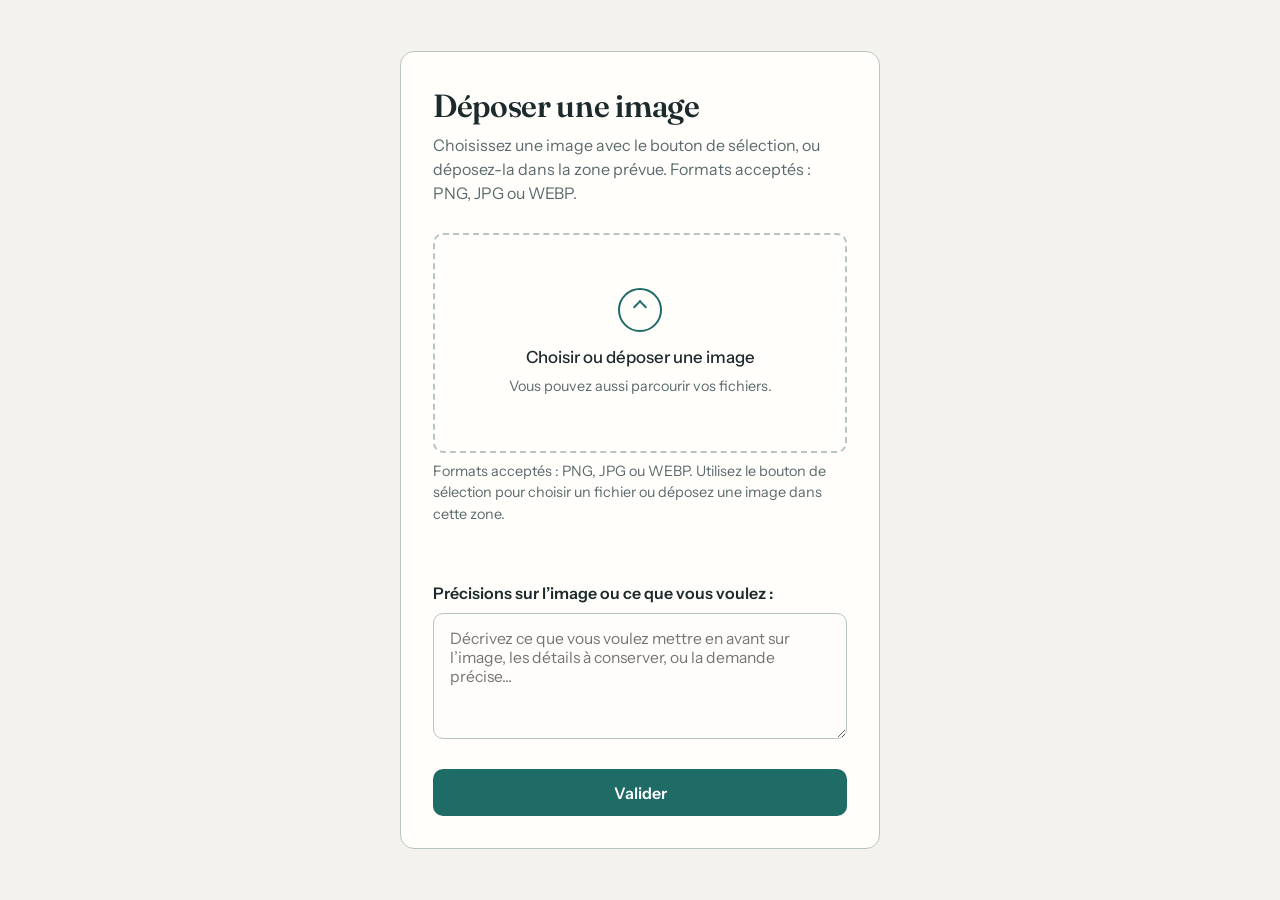
<file: index.html>
<!doctype html>
<html lang="fr">
    <head>
        <meta charset="UTF-8" />
        <meta name="viewport" content="width=device-width, initial-scale=1.0" />
        <title>Dépôt d'image</title>

        <link rel="preconnect" href="https://fonts.googleapis.com" />
        <link rel="preconnect" href="https://fonts.gstatic.com" crossorigin />
        <link href="https://fonts.googleapis.com/css2?family=Fraunces:opsz,wght@9..144,600&family=Instrument+Sans:wght@400;500;600&display=swap" rel="stylesheet" />

        <link rel="stylesheet" href="style.css" />
    </head>
    <body>
        <main class="page-depot">
            <section class="carte-depot">
                <header class="carte-depot__entete">
                    <h1 class="carte-depot__titre">Déposer une image</h1>
                    <p class="carte-depot__sous-titre">Choisissez une image avec le bouton de sélection, ou déposez-la dans la zone prévue. Formats acceptés : PNG, JPG ou WEBP.</p>
                </header>

                <form id="formulaire-depot" novalidate>
                    <label id="zone-depot" class="zone-depot" for="champ-fichier-image">
                        <span class="zone-depot__contenu zone-depot__contenu--defaut">
                            <span class="zone-depot__pictogramme" aria-hidden="true"></span>
                            <span class="zone-depot__libelle">Choisir ou déposer une image</span>
                            <span class="zone-depot__aide">Vous pouvez aussi parcourir vos fichiers.</span>
                        </span>

                        <div id="apercu-image" class="apercu-image" hidden></div>

                        <input id="champ-fichier-image" class="zone-depot__champ-fichier" type="file" accept="image/png, image/jpeg, image/webp" aria-label="Choisir une image" aria-describedby="aide-depot" />
                    </label>
                    <p id="aide-depot" class="zone-depot__instructions">Formats acceptés : PNG, JPG ou WEBP. Utilisez le bouton de sélection pour choisir un fichier ou déposez une image dans cette zone.</p>
                    <p id="etat-depot" class="message-etat" role="status" aria-live="polite" aria-atomic="true"></p>

                    <div class="zone-precision">
                        <label class="zone-precision__label" for="champ-precision">Précisions sur l’image ou ce que vous voulez :</label>
                        <textarea id="champ-precision" class="zone-precision__champ-texte" name="description" rows="5" placeholder="Décrivez ce que vous voulez mettre en avant sur l’image, les détails à conserver, ou la demande précise..."></textarea>
                    </div>

                    <div class="carte-depot__pied">
                        <button id="bouton-valider" class="bouton-valider" type="submit">Valider</button>
                    </div>
                </form>
            </section>
        </main>

        <script>
            const inputFichier = document.getElementById("champ-fichier-image");
            const zoneDepot = document.getElementById("zone-depot");
            const apercuImage = document.getElementById("apercu-image");
            const formulaireDepot = document.getElementById("formulaire-depot");
            const etatDepot = document.getElementById("etat-depot");
            const typesAcceptes = ["image/png", "image/jpeg", "image/webp"];
            const extensionsAcceptees = [".png", ".jpg", ".jpeg", ".webp"];
            let urlApercu = null;

            function effacerApercu() {
                if (urlApercu) {
                    URL.revokeObjectURL(urlApercu);
                    urlApercu = null;
                }

                apercuImage.replaceChildren();
                apercuImage.hidden = true;
                zoneDepot.classList.remove("zone-depot--selectionnee");
            }

            function afficherFichier(fichier) {
                if (!fichier) {
                    return;
                }

                const extension = fichier.name.slice(fichier.name.lastIndexOf(".")).toLowerCase();
                const formatAccepte = typesAcceptes.includes(fichier.type)
                    || (!fichier.type && extensionsAcceptees.includes(extension));

                if (!formatAccepte) {
                    inputFichier.value = "";
                    effacerApercu();
                    etatDepot.textContent = "Format non accepté. Choisissez une image PNG, JPG ou WEBP.";
                    inputFichier.focus();
                    return;
                }

                effacerApercu();
                urlApercu = URL.createObjectURL(fichier);
                const image = document.createElement("img");
                image.src = urlApercu;
                image.alt = `Aperçu de l’image sélectionnée : ${fichier.name}`;
                apercuImage.append(image);
                apercuImage.hidden = false;
                zoneDepot.classList.add("zone-depot--selectionnee");
                etatDepot.textContent = `Image sélectionnée : ${fichier.name}.`;
            }

            inputFichier.addEventListener("change", () => {
                afficherFichier(inputFichier.files[0]);
            });

            ["dragenter", "dragover"].forEach((typeEvenement) => {
                zoneDepot.addEventListener(typeEvenement, (event) => {
                    event.preventDefault();
                    event.dataTransfer.dropEffect = "copy";
                    zoneDepot.classList.add("zone-depot--survol");
                });
            });

            ["dragleave", "drop"].forEach((typeEvenement) => {
                zoneDepot.addEventListener(typeEvenement, (event) => {
                    event.preventDefault();
                    zoneDepot.classList.remove("zone-depot--survol");
                });
            });

            zoneDepot.addEventListener("drop", (event) => {
                const fichier = event.dataTransfer.files[0];

                if (!fichier) {
                    return;
                }

                const transfert = new DataTransfer();
                transfert.items.add(fichier);
                inputFichier.files = transfert.files;
                afficherFichier(fichier);
            });

            formulaireDepot.addEventListener("submit", (event) => {
                event.preventDefault();

                if (!inputFichier.files.length) {
                    etatDepot.textContent = "Choisissez une image avant de valider.";
                    inputFichier.focus();
                    return;
                }
            });

        </script>
    </body>
</html>
</file>
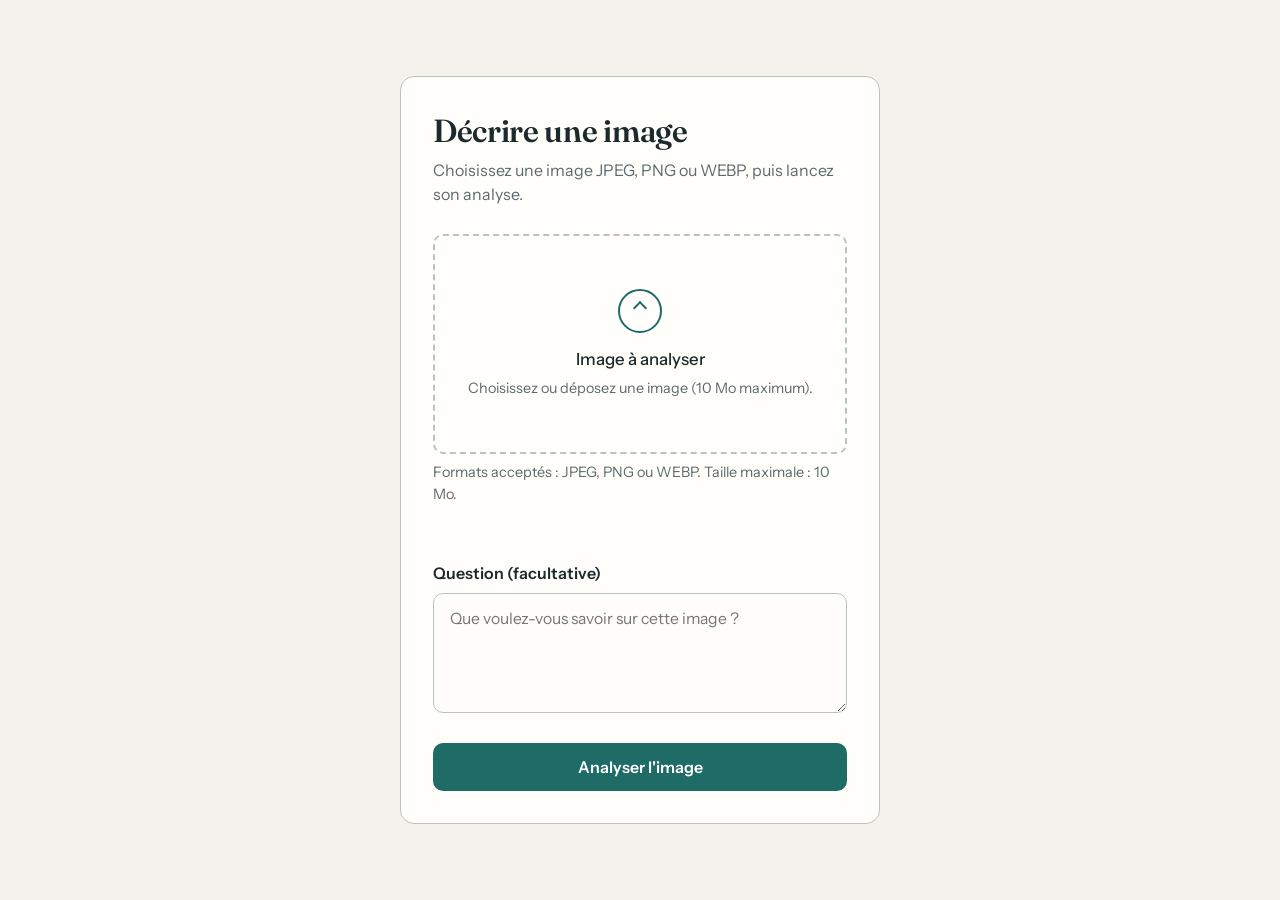
<file: src/main/resources/static/index.html>
<!doctype html>
<html lang="fr">
    <head>
        <meta charset="UTF-8" />
        <meta name="viewport" content="width=device-width, initial-scale=1.0" />
        <title>Décrire une image</title>
        <link rel="preconnect" href="https://fonts.googleapis.com" />
        <link rel="preconnect" href="https://fonts.gstatic.com" crossorigin />
        <link href="https://fonts.googleapis.com/css2?family=Fraunces:opsz,wght@9..144,600&family=Instrument+Sans:wght@400;500;600&display=swap" rel="stylesheet" />

        <link rel="stylesheet" href="style.css" />
    </head>
    <body>
        <main class="page-depot">
            <section class="carte-depot" aria-labelledby="titre-page">
                <header class="carte-depot__entete">
                    <h1 id="titre-page" class="carte-depot__titre">Décrire une image</h1>
                    <p class="carte-depot__sous-titre">Choisissez une image JPEG, PNG ou WEBP, puis lancez son analyse.</p>
                </header>

                <form id="formulaire-depot" enctype="multipart/form-data">
                    <label id="zone-depot" class="zone-depot" for="champ-fichier-image">
                        <span class="zone-depot__contenu zone-depot__contenu--defaut">
                            <span class="zone-depot__pictogramme" aria-hidden="true"></span>
                            <span class="zone-depot__libelle">Image à analyser</span>
                            <span class="zone-depot__aide">Choisissez ou déposez une image (10 Mo maximum).</span>
                        </span>

                        <div id="apercu-image" class="apercu-image" hidden></div>
                        <input id="champ-fichier-image" class="zone-depot__champ-fichier" type="file"
                               name="image" accept="image/jpeg, image/png, image/webp"
                               aria-describedby="aide-depot" aria-required="true" />
                    </label>
                    <p id="aide-depot" class="zone-depot__instructions">Formats acceptés : JPEG, PNG ou WEBP. Taille maximale : 10 Mo.</p>
                    <p id="etat-depot" class="message-etat" role="status" aria-live="polite" aria-atomic="true"></p>

                    <div class="zone-precision">
                        <label class="zone-precision__label" for="champ-question">Question (facultative)</label>
                        <textarea id="champ-question" class="zone-precision__champ-texte" name="question"
                                  rows="4" placeholder="Que voulez-vous savoir sur cette image ?"></textarea>
                    </div>

                    <div class="carte-depot__pied">
                        <button id="bouton-analyse" class="bouton-valider" type="submit">Analyser l'image</button>
                    </div>
                </form>

                <section id="zone-resultat" class="zone-resultat" aria-labelledby="titre-resultat" hidden>
                    <h2 id="titre-resultat" class="zone-resultat__titre" tabindex="-1">Description de l'image</h2>
                    <p id="description-image" class="zone-resultat__description" aria-live="polite" aria-atomic="true"></p>
                    <p id="erreur-analyse" class="message-erreur" role="status" aria-live="polite" aria-atomic="true" tabindex="-1"></p>
                    <div class="actions-resultat" aria-label="Actions sur la description">
                        <button id="bouton-relire" class="bouton-secondaire" type="button" disabled>Relire</button>
                        <button id="bouton-arreter" class="bouton-secondaire" type="button" disabled>Arrêter</button>
                        <button id="bouton-nouvelle-image" class="bouton-secondaire" type="button">Nouvelle image</button>
                    </div>
                </section>
            </section>
        </main>

        <script>
            const formulaire = document.getElementById("formulaire-depot");
            const inputFichier = document.getElementById("champ-fichier-image");
            const champQuestion = document.getElementById("champ-question");
            const zoneDepot = document.getElementById("zone-depot");
            const apercuImage = document.getElementById("apercu-image");
            const etatDepot = document.getElementById("etat-depot");
            const boutonAnalyse = document.getElementById("bouton-analyse");
            const zoneResultat = document.getElementById("zone-resultat");
            const titreResultat = document.getElementById("titre-resultat");
            const descriptionImage = document.getElementById("description-image");
            const erreurAnalyse = document.getElementById("erreur-analyse");
            const boutonRelire = document.getElementById("bouton-relire");
            const boutonArreter = document.getElementById("bouton-arreter");
            const boutonNouvelleImage = document.getElementById("bouton-nouvelle-image");
            const typesAcceptes = ["image/jpeg", "image/png", "image/webp"];

            let urlApercu = null;

            function effacerApercu() {
                if (urlApercu) {
                    URL.revokeObjectURL(urlApercu);
                    urlApercu = null;
                }

                apercuImage.replaceChildren();
                apercuImage.hidden = true;
                zoneDepot.classList.remove("zone-depot--selectionnee");
            }

            function afficherFichier(fichier) {
                if (!fichier) return;
                if (!typesAcceptes.includes(fichier.type)) {
                    inputFichier.value = "";
                    effacerApercu();
                    etatDepot.textContent = "Format non accepté. Choisissez une image JPEG, PNG ou WEBP.";
                    inputFichier.focus();
                    return;
                }


                if (fichier.size > 10 * 1024 * 1024) {
                    inputFichier.value = "";
                    effacerApercu();
                    etatDepot.textContent = "L'image ne doit pas dépasser 10 Mo.";
                    inputFichier.focus();
                    return;
                }

                effacerApercu();
                urlApercu = URL.createObjectURL(fichier);
                const image = document.createElement("img");
                image.src = urlApercu;
                image.alt = `Aperçu de l’image sélectionnée : ${fichier.name}`;
                apercuImage.append(image);
                apercuImage.hidden = false;
                zoneDepot.classList.add("zone-depot--selectionnee");
                etatDepot.textContent = `Image sélectionnée : ${fichier.name}.`;
            }

            inputFichier.addEventListener("change", () => afficherFichier(inputFichier.files[0]));

            ["dragenter", "dragover"].forEach((typeEvenement) => {
                zoneDepot.addEventListener(typeEvenement, (event) => {
                    event.preventDefault();
                    event.dataTransfer.dropEffect = "copy";
                    zoneDepot.classList.add("zone-depot--survol");
                });
            });

            ["dragleave", "drop"].forEach((typeEvenement) => {
                zoneDepot.addEventListener(typeEvenement, (event) => {
                    event.preventDefault();
                    zoneDepot.classList.remove("zone-depot--survol");
                });
            });

            zoneDepot.addEventListener("drop", (event) => {
                if (formulaire.getAttribute("aria-busy") === "true") return;
                const fichier = event.dataTransfer.files[0];
                if (!fichier) return;
                const transfert = new DataTransfer();
                transfert.items.add(fichier);
                inputFichier.files = transfert.files;
                afficherFichier(fichier);
            });

            formulaire.addEventListener("submit", async (event) => {
                event.preventDefault();
                erreurAnalyse.textContent = "";
                descriptionImage.textContent = "";
                if (!inputFichier.files.length) {
                    etatDepot.textContent = "Choisissez une image avant de lancer l'analyse.";
                    inputFichier.focus();
                    return;
                }
                if (!typesAcceptes.includes(inputFichier.files[0].type)) {
                    etatDepot.textContent = "Format non accepté. Choisissez une image JPEG, PNG ou WEBP.";
                    inputFichier.focus();
                    return;
                }

                const donnees = new FormData(formulaire);
                boutonAnalyse.disabled = true;
                inputFichier.disabled = true;
                champQuestion.disabled = true;
                boutonRelire.disabled = true;
                boutonArreter.disabled = true;
                boutonNouvelleImage.disabled = true;
                formulaire.setAttribute("aria-busy", "true");
                etatDepot.textContent = "Analyse de l'image en cours…";
                zoneResultat.hidden = false;
                try {
                    let reponse;
                    try {
                        reponse = await fetch("/api/description", {
                            method: "POST",
                            body: donnees
                        });
                    } catch {
                        throw new Error("Impossible de contacter le service. Veuillez réessayer.");
                    }
                    let resultat;
                    try {
                        resultat = await reponse.json();
                    } catch {
                        throw new Error("Le service a renvoyé une réponse illisible. Veuillez réessayer.");
                    }
                    if (!reponse.ok) {
                        throw new Error(resultat.erreur || "L'analyse a échoué. Veuillez réessayer.");
                    }
                    descriptionImage.textContent = resultat.description;
                    boutonRelire.disabled = false;
                    boutonArreter.disabled = false;
                    etatDepot.textContent = "Analyse terminée.";
                    titreResultat.focus();
                    relireDescription();
                } catch (erreur) {
                    erreurAnalyse.textContent = erreur instanceof Error && erreur.name === "Error"
                        ? erreur.message
                        : "Une erreur inattendue est survenue. Veuillez réessayer.";
                    etatDepot.textContent = "";
                    erreurAnalyse.focus?.();
                } finally {
                    boutonAnalyse.disabled = false;
                    inputFichier.disabled = false;
                    champQuestion.disabled = false;
                    boutonNouvelleImage.disabled = false;
                    formulaire.removeAttribute("aria-busy");
                }
            });

            function relireDescription() {
                if (!("speechSynthesis" in window) || !descriptionImage.textContent) {
                    erreurAnalyse.textContent = "La synthèse vocale n'est pas disponible dans ce navigateur.";
                    return;
                }
                window.speechSynthesis.cancel();
                const utterance = new SpeechSynthesisUtterance(descriptionImage.textContent);
                utterance.lang = "fr-FR";
                const voixFrancaise = window.speechSynthesis.getVoices()
                    .find((voix) => voix.lang.toLowerCase() === "fr-fr");
                if (voixFrancaise) utterance.voice = voixFrancaise;
                window.speechSynthesis.speak(utterance);
            }

            boutonRelire.addEventListener("click", relireDescription);
            boutonArreter.addEventListener("click", () => {
                if ("speechSynthesis" in window) window.speechSynthesis.cancel();
            });
            boutonNouvelleImage.addEventListener("click", () => {
                if ("speechSynthesis" in window) window.speechSynthesis.cancel();
                formulaire.reset();
                effacerApercu();
                descriptionImage.textContent = "";
                erreurAnalyse.textContent = "";
                boutonRelire.disabled = true;
                boutonArreter.disabled = true;
                zoneResultat.hidden = true;
                etatDepot.textContent = "Choisissez une nouvelle image.";
                inputFichier.focus();
            });

        </script>
    </body>
</html>
</file>
<file: style.css>
/* ==========================================================================
   Palette et variables
   ========================================================================== */

:root {
    --couleur-fond-page: #f4f2ec;
    --couleur-fond-carte: #fffefb;
    --couleur-encre: #1d2a2c;
    --couleur-encre-douce: #5b6a6c;
    --couleur-accent: #1f6b66;
    --couleur-accent-survol: #17534f;
    --couleur-bordure: #b8c4c1;
    --couleur-zone-survol: #e6f0ee;

    --police-titre: "Fraunces", Georgia, "Times New Roman", serif;
    --police-texte: "Instrument Sans", system-ui, -apple-system, "Segoe UI", sans-serif;

    --rayon-carte: 14px;
    --rayon-zone: 10px;
}

/* ==========================================================================
   Base
   ========================================================================== */

*,
*::before,
*::after {
    box-sizing: border-box;
}

body {
    margin: 0;
    min-height: 100vh;
    background-color: var(--couleur-fond-page);
    color: var(--couleur-encre);
    font-family: var(--police-texte);
    font-size: 1rem;
    line-height: 1.5;
}

/* ==========================================================================
   Page
   ========================================================================== */

.page-depot {
    display: flex;
    align-items: center;
    justify-content: center;
    min-height: 100vh;
    padding: 2rem 1rem;
}

/* ==========================================================================
   Carte
   ========================================================================== */

.carte-depot {
    width: 100%;
    max-width: 480px;
    padding: 2.25rem 2rem 2rem;
    background-color: var(--couleur-fond-carte);
    border: 1px solid var(--couleur-bordure);
    border-radius: var(--rayon-carte);
}

.carte-depot__entete {
    margin-bottom: 1.75rem;
}

.carte-depot__titre {
    margin: 0 0 0.5rem;
    font-family: var(--police-titre);
    font-weight: 600;
    font-variation-settings: "opsz" 72;
    font-size: 2rem;
    line-height: 1.15;
    letter-spacing: -0.01em;
}

.carte-depot__sous-titre {
    margin: 0;
    color: var(--couleur-encre-douce);
}

.carte-depot__pied {
    margin-top: 1.5rem;
}

.zone-precision {
    margin-top: 1.25rem;
}

.zone-precision__label {
    display: block;
    margin-bottom: 0.5rem;
    font-weight: 600;
    color: var(--couleur-encre);
}

.zone-precision__champ-texte {
    width: 100%;
    min-height: 120px;
    padding: 0.9rem 1rem;
    border: 1px solid var(--couleur-bordure);
    border-radius: var(--rayon-zone);
    background-color: #fffdfb;
    color: var(--couleur-encre);
    font-family: var(--police-texte);
    font-size: 0.98rem;
    resize: vertical;
    transition:
        border-color 0.2s ease,
        box-shadow 0.2s ease;
}

.zone-precision__champ-texte:focus {
    border-color: var(--couleur-accent);
    box-shadow: 0 0 0 3px rgba(31, 107, 102, 0.12);
    outline: none;
}

/* ==========================================================================
   Zone de dépôt
   ========================================================================== */

.zone-depot {
    position: relative;
    display: flex;
    align-items: center;
    justify-content: center;
    min-height: 220px;
    padding: 2rem 1.25rem;
    text-align: center;
    cursor: pointer;
    border: 2px dashed var(--couleur-bordure);
    border-radius: var(--rayon-zone);
    transition:
        background-color 0.2s ease,
        border-color 0.2s ease;
}

.zone-depot:hover,
.zone-depot:focus-within,
.zone-depot--survol {
    border-color: var(--couleur-accent);
    background-color: var(--couleur-zone-survol);
}

.zone-depot:focus-within {
    outline: 3px solid var(--couleur-accent);
    outline-offset: 3px;
}

.zone-depot__instructions {
    margin: 0.5rem 0 0;
    color: var(--couleur-encre-douce);
    font-size: 0.9rem;
}

.message-etat {
    min-height: 1.5em;
    margin: 0.75rem 0 0;
    color: var(--couleur-encre);
}

.zone-depot__contenu {
    display: flex;
    flex-direction: column;
    align-items: center;
    justify-content: center;
    gap: 0.35rem;
}

.zone-depot--selectionnee .zone-depot__contenu--defaut {
    display: none;
}

/* Pictogramme dessiné en CSS (flèche vers le haut dans un cadre) */
.zone-depot__pictogramme {
    display: block;
    width: 44px;
    height: 44px;
    margin-bottom: 0.5rem;
    border: 2px solid var(--couleur-accent);
    border-radius: 50%;
    position: relative;
}

.zone-depot__pictogramme::before {
    content: "";
    position: absolute;
    top: 12px;
    left: 50%;
    width: 10px;
    height: 10px;
    border-top: 2px solid var(--couleur-accent);
    border-left: 2px solid var(--couleur-accent);
    transform: translateX(-50%) rotate(45deg);
}

.zone-depot__libelle {
    font-weight: 500;
    font-size: 1.05rem;
}

.zone-depot__aide {
    font-size: 0.9rem;
    color: var(--couleur-encre-douce);
}

/* Champ réel, masqué visuellement mais toujours accessible au clavier via le label */
.zone-depot__champ-fichier {
    position: absolute;
    width: 1px;
    height: 1px;
    margin: -1px;
    padding: 0;
    overflow: hidden;
    clip: rect(0, 0, 0, 0);
    border: 0;
    white-space: nowrap;
}

/* ==========================================================================
   Aperçu de l'image
   ========================================================================== */

.apercu-image {
    display: none;
    width: 100%;
    min-height: 180px;
}

.zone-depot--selectionnee .apercu-image {
    display: flex;
    align-items: center;
    justify-content: center;
}

.apercu-image img {
    display: block;
    max-width: 100%;
    max-height: 260px;
    width: auto;
    height: auto;
    border-radius: var(--rayon-zone);
    object-fit: contain;
}

/* ==========================================================================
   Bouton Valider
   ========================================================================== */

.bouton-valider {
    display: block;
    width: 100%;
    padding: 0.85rem 1rem;
    font-family: var(--police-texte);
    font-size: 1rem;
    font-weight: 600;
    color: #ffffff;
    background-color: var(--couleur-accent);
    border: none;
    border-radius: var(--rayon-zone);
    cursor: pointer;
    transition: background-color 0.2s ease;
}

.bouton-valider:hover {
    background-color: var(--couleur-accent-survol);
}

/* ==========================================================================
   Accessibilité
   ========================================================================== */

:focus-visible {
    outline: 3px solid var(--couleur-accent);
    outline-offset: 3px;
}

@media (prefers-reduced-motion: reduce) {
    *,
    *::before,
    *::after {
        transition: none !important;
    }
}

/* ==========================================================================
   Adaptation mobile
   ========================================================================== */

@media (max-width: 520px) {
    .carte-depot {
        padding: 1.75rem 1.25rem 1.5rem;
    }

    .carte-depot__titre {
        font-size: 1.7rem;
    }

    .zone-depot {
        min-height: 180px;
    }
}
</file>
<file: src/main/resources/static/style.css>
/* ==========================================================================
   Palette et variables
   ========================================================================== */

:root {
    --couleur-fond-page: #f4f2ec;
    --couleur-fond-carte: #fffefb;
    --couleur-encre: #1d2a2c;
    --couleur-encre-douce: #5b6a6c;
    --couleur-accent: #1f6b66;
    --couleur-accent-survol: #17534f;
    --couleur-bordure: #b8c4c1;
    --couleur-zone-survol: #e6f0ee;

    --police-titre: "Fraunces", Georgia, "Times New Roman", serif;
    --police-texte: "Instrument Sans", system-ui, -apple-system, "Segoe UI", sans-serif;

    --rayon-carte: 14px;
    --rayon-zone: 10px;
}

/* ==========================================================================
   Base
   ========================================================================== */

*,
*::before,
*::after {
    box-sizing: border-box;
}

body {
    margin: 0;
    min-height: 100vh;
    background-color: var(--couleur-fond-page);
    color: var(--couleur-encre);
    font-family: var(--police-texte);
    font-size: 1rem;
    line-height: 1.5;
}

/* ==========================================================================
   Page
   ========================================================================== */

.page-depot {
    display: flex;
    align-items: center;
    justify-content: center;
    min-height: 100vh;
    padding: 2rem 1rem;
}

/* ==========================================================================
   Carte
   ========================================================================== */

.carte-depot {
    width: 100%;
    max-width: 480px;
    padding: 2.25rem 2rem 2rem;
    background-color: var(--couleur-fond-carte);
    border: 1px solid var(--couleur-bordure);
    border-radius: var(--rayon-carte);
}

.carte-depot__entete {
    margin-bottom: 1.75rem;
}

.carte-depot__titre {
    margin: 0 0 0.5rem;
    font-family: var(--police-titre);
    font-weight: 600;
    font-variation-settings: "opsz" 72;
    font-size: 2rem;
    line-height: 1.15;
    letter-spacing: -0.01em;
}

.carte-depot__sous-titre {
    margin: 0;
    color: var(--couleur-encre-douce);
}

.carte-depot__pied {
    margin-top: 1.5rem;
}

.zone-precision {
    margin-top: 1.25rem;
}

.zone-precision__label {
    display: block;
    margin-bottom: 0.5rem;
    font-weight: 600;
    color: var(--couleur-encre);
}

.zone-precision__champ-texte {
    width: 100%;
    min-height: 120px;
    padding: 0.9rem 1rem;
    border: 1px solid var(--couleur-bordure);
    border-radius: var(--rayon-zone);
    background-color: #fffdfb;
    color: var(--couleur-encre);
    font-family: var(--police-texte);
    font-size: 0.98rem;
    resize: vertical;
    transition:
        border-color 0.2s ease,
        box-shadow 0.2s ease;
}

.zone-precision__champ-texte:focus {
    border-color: var(--couleur-accent);
    box-shadow: 0 0 0 3px rgba(31, 107, 102, 0.12);
    outline: none;
}

.resultat-description {
    margin-top: 1.5rem;
    padding: 1rem;
    border: 1px solid var(--couleur-bordure);
    border-radius: var(--rayon-zone);
    background-color: var(--couleur-zone-survol);
}

.resultat-description__titre {
    margin: 0 0 0.5rem;
    font-family: var(--police-titre);
    font-size: 1.35rem;
}

.resultat-description__texte {
    margin: 0;
    white-space: pre-wrap;
}

/* ==========================================================================
   Zone de dépôt
   ========================================================================== */

.zone-depot {
    position: relative;
    display: flex;
    align-items: center;
    justify-content: center;
    min-height: 220px;
    padding: 2rem 1.25rem;
    text-align: center;
    cursor: pointer;
    border: 2px dashed var(--couleur-bordure);
    border-radius: var(--rayon-zone);
    transition:
        background-color 0.2s ease,
        border-color 0.2s ease;
}

.zone-depot:hover,
.zone-depot:focus-within,
.zone-depot--survol {
    border-color: var(--couleur-accent);
    background-color: var(--couleur-zone-survol);
}

.zone-depot:focus-within {
    outline: 3px solid var(--couleur-accent);
    outline-offset: 3px;
}

.zone-depot__instructions {
    margin: 0.5rem 0 0;
    color: var(--couleur-encre-douce);
    font-size: 0.9rem;
}

.message-etat {
    min-height: 1.5em;
    margin: 0.75rem 0 0;
    color: var(--couleur-encre);
}

.zone-depot__contenu {
    display: flex;
    flex-direction: column;
    align-items: center;
    justify-content: center;
    gap: 0.35rem;
}

.zone-depot--selectionnee .zone-depot__contenu--defaut {
    display: none;
}

/* Pictogramme dessiné en CSS (flèche vers le haut dans un cadre) */
.zone-depot__pictogramme {
    display: block;
    width: 44px;
    height: 44px;
    margin-bottom: 0.5rem;
    border: 2px solid var(--couleur-accent);
    border-radius: 50%;
    position: relative;
}

.zone-depot__pictogramme::before {
    content: "";
    position: absolute;
    top: 12px;
    left: 50%;
    width: 10px;
    height: 10px;
    border-top: 2px solid var(--couleur-accent);
    border-left: 2px solid var(--couleur-accent);
    transform: translateX(-50%) rotate(45deg);
}

.zone-depot__libelle {
    font-weight: 500;
    font-size: 1.05rem;
}

.zone-depot__aide {
    font-size: 0.9rem;
    color: var(--couleur-encre-douce);
}

/* Champ réel, masqué visuellement mais toujours accessible au clavier via le label */
.zone-depot__champ-fichier {
    position: absolute;
    width: 1px;
    height: 1px;
    margin: -1px;
    padding: 0;
    overflow: hidden;
    clip: rect(0, 0, 0, 0);
    border: 0;
    white-space: nowrap;
}

/* ==========================================================================
   Aperçu de l'image
   ========================================================================== */

.apercu-image {
    display: none;
    width: 100%;
    min-height: 180px;
}

.zone-depot--selectionnee .apercu-image {
    display: flex;
    align-items: center;
    justify-content: center;
}

.apercu-image img {
    display: block;
    max-width: 100%;
    max-height: 260px;
    width: auto;
    height: auto;
    border-radius: var(--rayon-zone);
    object-fit: contain;
}

/* ==========================================================================
   Bouton Valider
   ========================================================================== */

.bouton-valider {
    display: block;
    width: 100%;
    padding: 0.85rem 1rem;
    font-family: var(--police-texte);
    font-size: 1rem;
    font-weight: 600;
    color: #ffffff;
    background-color: var(--couleur-accent);
    border: none;
    border-radius: var(--rayon-zone);
    cursor: pointer;
    transition: background-color 0.2s ease;
}

.bouton-valider:hover {
    background-color: var(--couleur-accent-survol);
}

.bouton-valider:disabled {
    cursor: wait;
    opacity: 0.7;
}

.zone-resultat {
    margin-top: 1.75rem;
    padding-top: 1.25rem;
    border-top: 1px solid var(--couleur-bordure);
}

.zone-resultat__titre {
    margin: 0 0 0.5rem;
    font-family: var(--police-titre);
    font-size: 1.4rem;
}

.zone-resultat__description {
    margin: 0;
    white-space: pre-wrap;
}

.message-erreur {
    color: #9c2f25;
}

.actions-resultat {
    display: flex;
    flex-wrap: wrap;
    gap: 0.6rem;
    margin-top: 1rem;
}

.bouton-secondaire {
    padding: 0.65rem 0.85rem;
    color: var(--couleur-accent);
    background: transparent;
    border: 1px solid var(--couleur-accent);
    border-radius: var(--rayon-zone);
    font: inherit;
    font-weight: 600;
    cursor: pointer;
}

.bouton-secondaire:hover {
    background-color: var(--couleur-zone-survol);
}

.bouton-secondaire:disabled {
    cursor: not-allowed;
    opacity: 0.55;
}

/* ==========================================================================
   Accessibilité
   ========================================================================== */

:focus-visible {
    outline: 3px solid var(--couleur-accent);
    outline-offset: 3px;
}

@media (prefers-reduced-motion: reduce) {
    *,
    *::before,
    *::after {
        transition: none !important;
    }
}

/* ==========================================================================
   Adaptation mobile
   ========================================================================== */

@media (max-width: 520px) {
    .carte-depot {
        padding: 1.75rem 1.25rem 1.5rem;
    }

    .carte-depot__titre {
        font-size: 1.7rem;
    }

    .zone-depot {
        min-height: 180px;
    }
}
</file>
